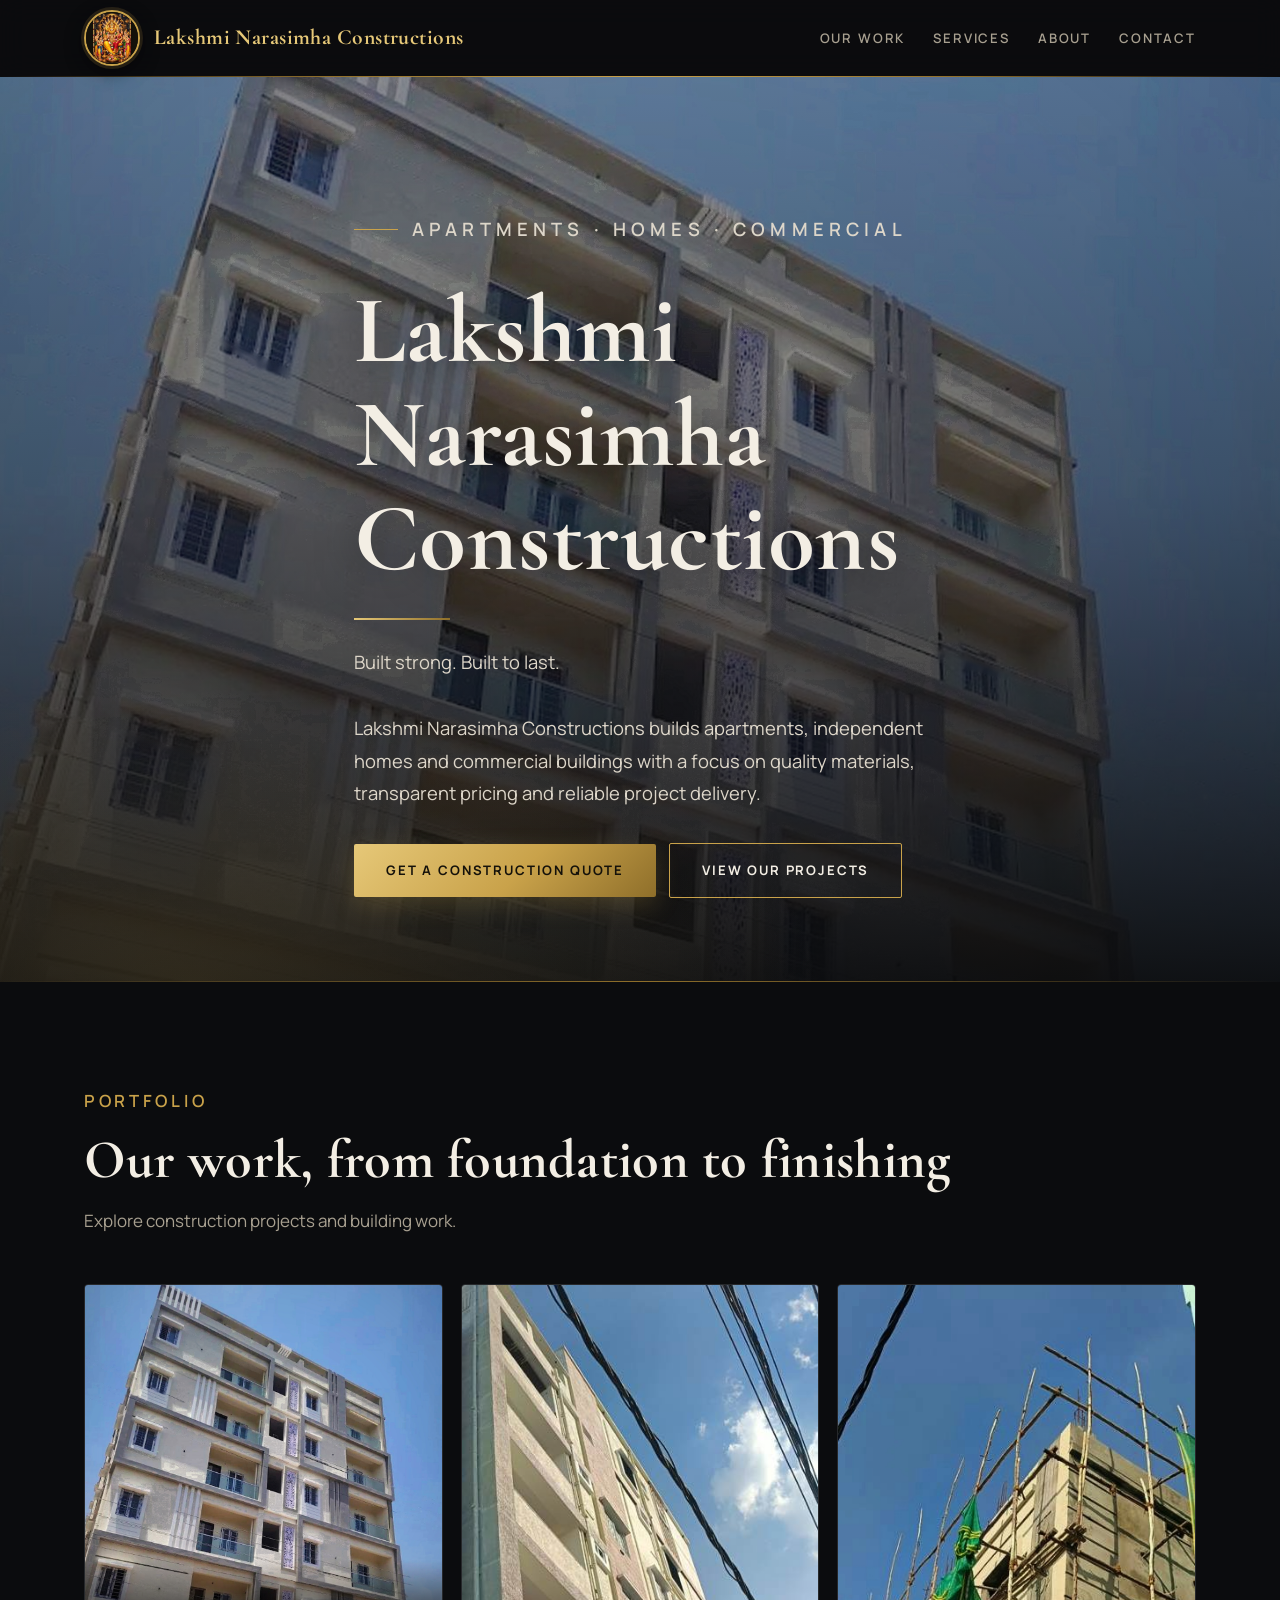
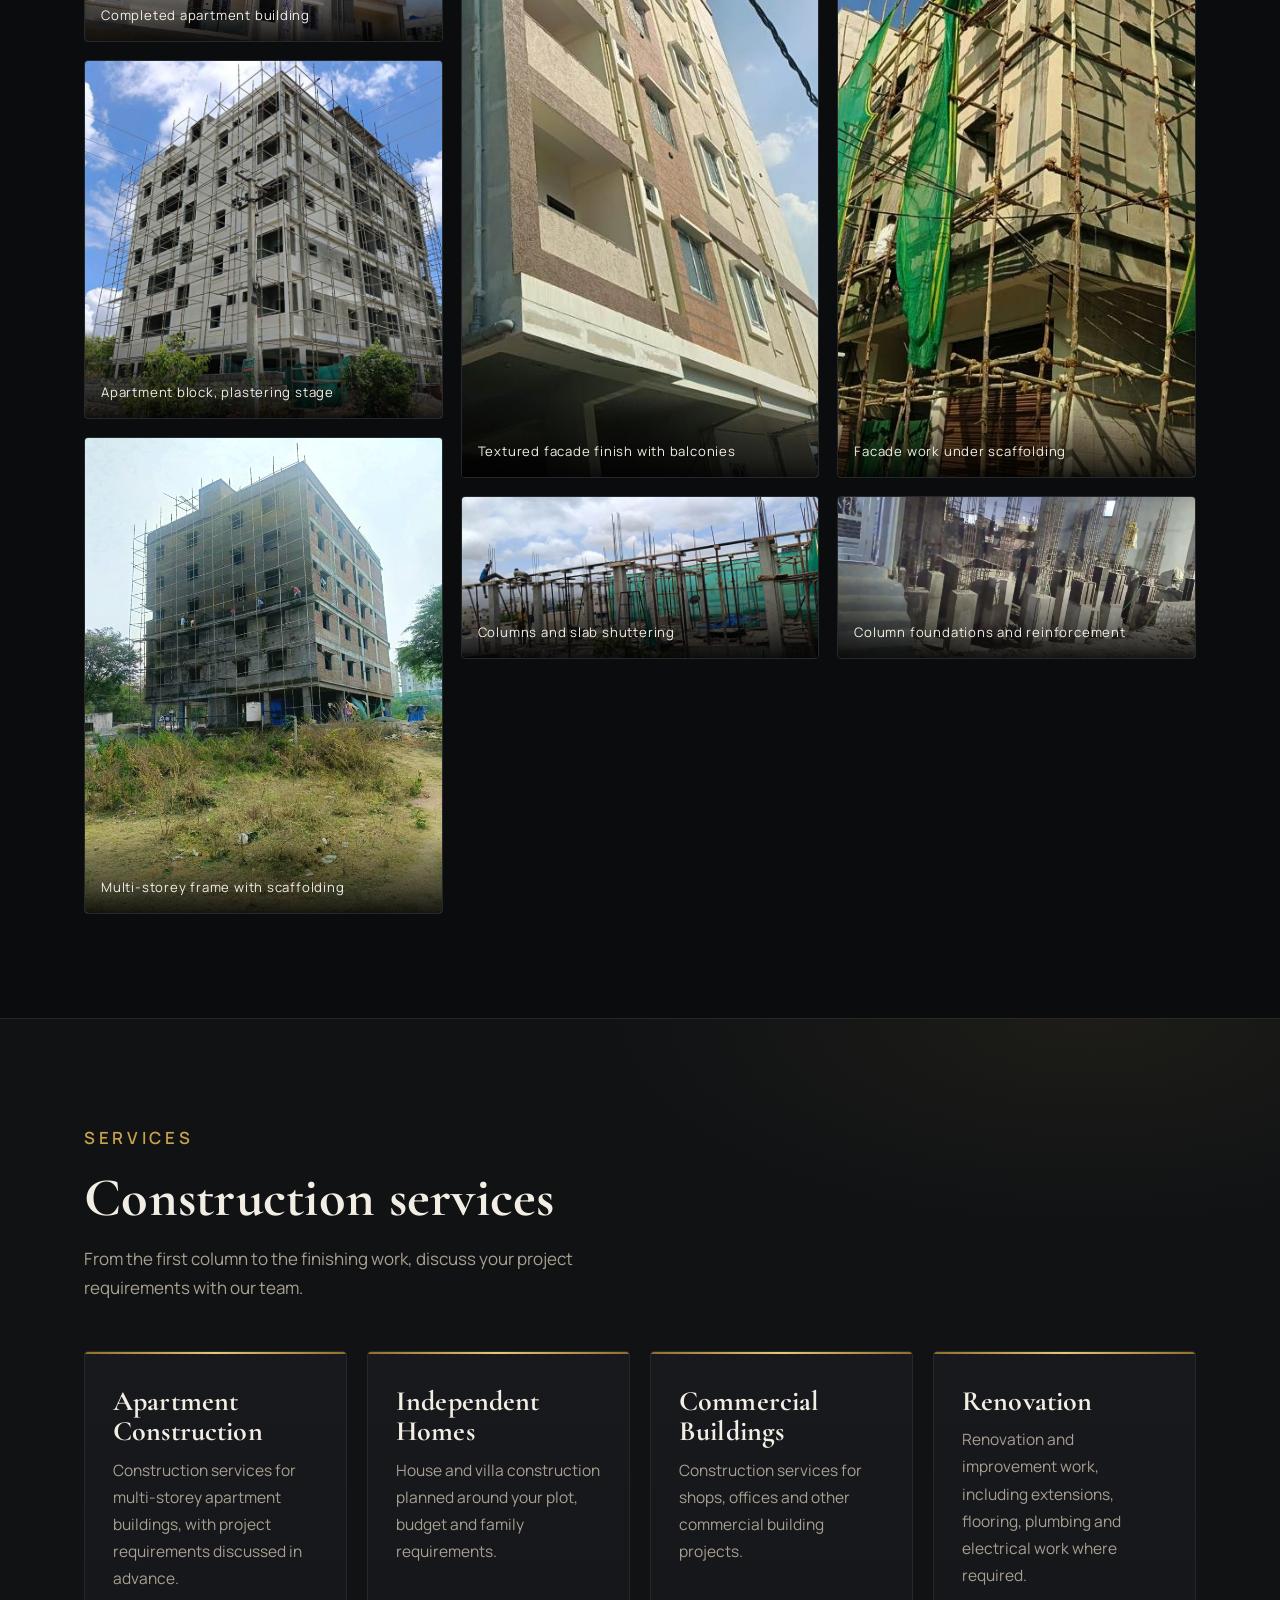
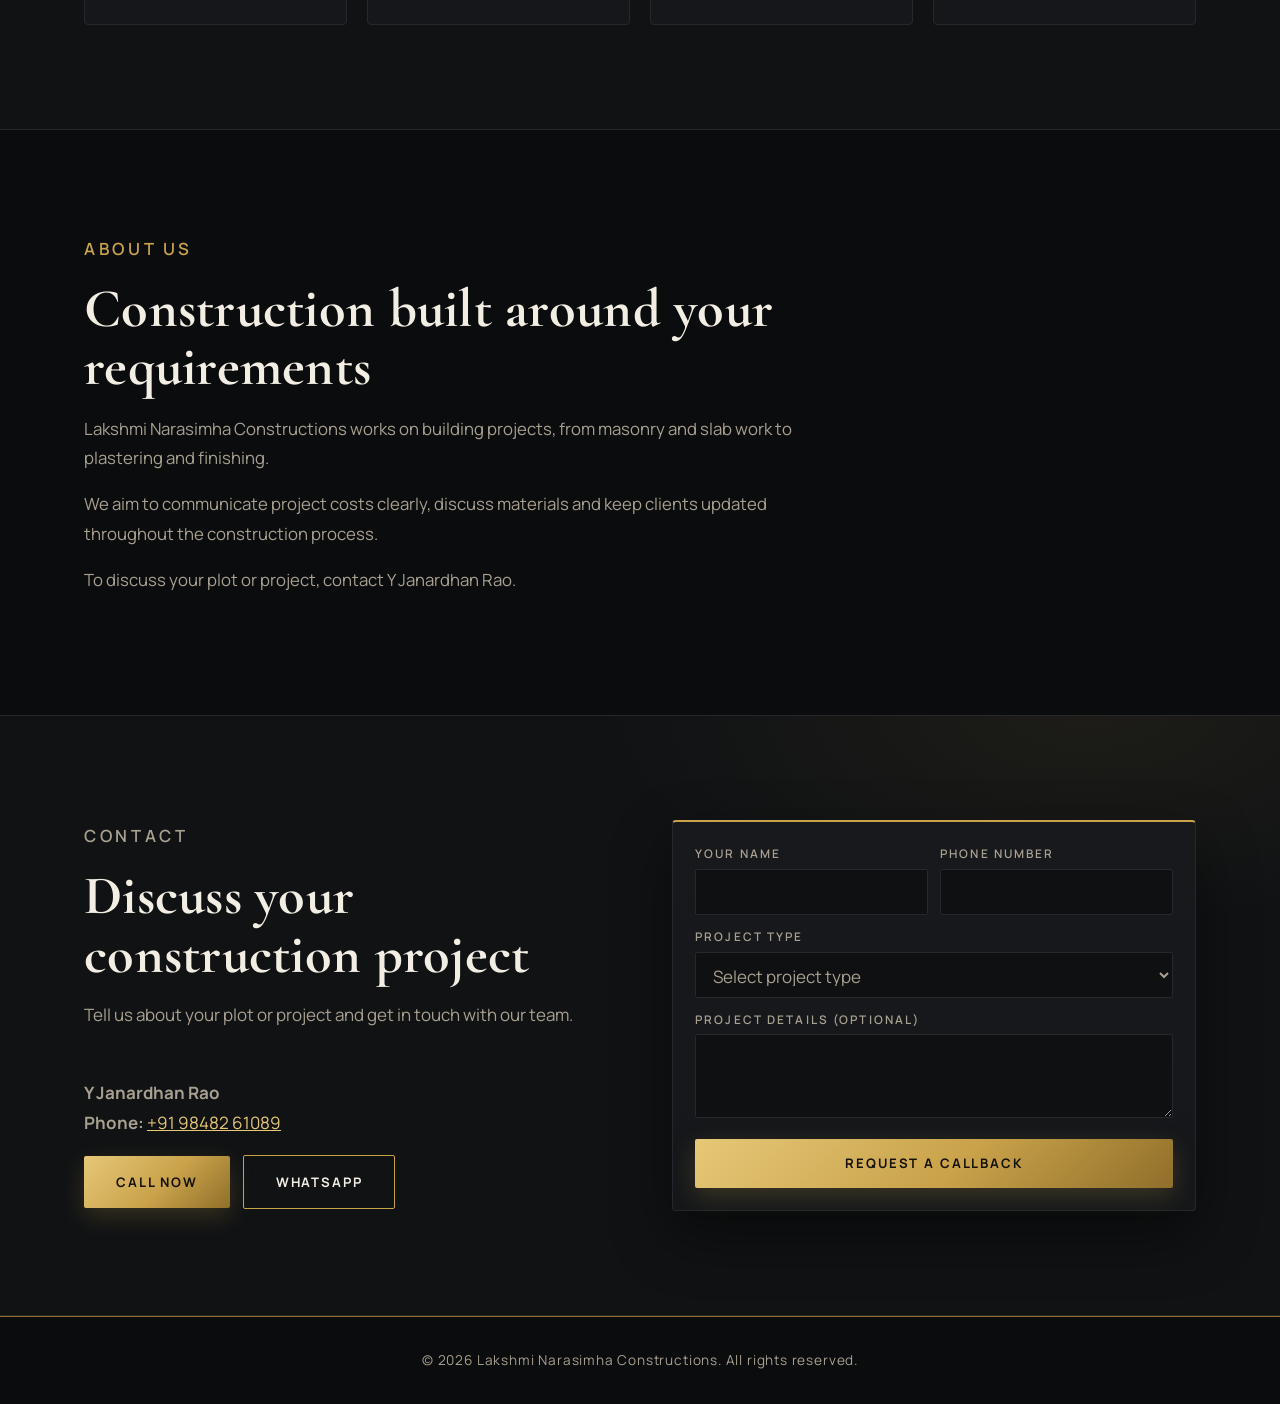
<file: index.html>
<!DOCTYPE html>
<html lang="en">
<head>
  <meta charset="utf-8">
  <meta name="viewport" content="width=device-width, initial-scale=1, viewport-fit=cover">

  <!-- Primary SEO -->
  <title>Lakshmi Narasimha Constructions | Apartments, Homes & Commercial Buildings</title>

  <meta name="description" content="Lakshmi Narasimha Constructions builds apartments, independent homes and commercial buildings, with renovation services. Contact Y Janardhan Rao to discuss your construction project.">

  <meta name="robots" content="index, follow">
  <meta name="theme-color" content="#0b0c0e">

  <!-- Canonical URL: update this when you move to your own domain -->
  <link rel="canonical" href="https://lakshminarasimhaconstructions.in/">

  <!-- Open Graph: social sharing previews -->
  <meta property="og:locale" content="en_IN">
  <meta property="og:type" content="website">
  <meta property="og:site_name" content="Lakshmi Narasimha Constructions">
  <meta property="og:title" content="Lakshmi Narasimha Constructions | Construction Services">
  <meta property="og:description" content="Construction of apartments, independent homes and commercial buildings, plus renovation services. Contact us to discuss your project.">
  <meta property="og:url" content="https://lakshminarasimhaconstructions.in/">

  <!-- Optional: useful for some social platforms -->
  <meta name="twitter:card" content="summary">
  <meta name="twitter:title" content="Lakshmi Narasimha Constructions">
  <meta name="twitter:description" content="Construction services for apartments, homes and commercial buildings. Contact us about your project.">

  <!-- Website behavior and styling -->
  <script>
    document.documentElement.className = 'js';
  </script>

  <link rel="preconnect" href="https://fonts.googleapis.com">
  <link rel="preconnect" href="https://fonts.gstatic.com" crossorigin>

  <link
    rel="stylesheet"
    href="https://fonts.googleapis.com/css2?family=Cormorant+Garamond:wght@600;700&family=Manrope:wght@400;600;700&display=swap"
  >

  <link rel="stylesheet" href="style.css">

  <!-- Favicons -->
  <link rel="icon" type="image/x-icon" href="images/favicon.ico">
  <link rel="icon" type="image/png" sizes="32x32" href="images/favicon-32x32.png">
  <link rel="icon" type="image/png" sizes="16x16" href="images/favicon-16x16.png">
  <link rel="apple-touch-icon" sizes="180x180" href="images/apple-touch-icon.png">

  <!-- Structured data: business information -->
  <script type="application/ld+json">
  {  <!-- Structured data: business information -->
  <script type="application/ld+json">
  {
    "@context": "https://schema.org",
    "@type": "GeneralContractor",
    "@id": "https://lakshminarasimhaconstructions.in/#business",
    "name": "Lakshmi Narasimha Constructions",
    "url": "https://lakshminarasimhaconstructions.in/",
    "telephone": "+91-98482-61089",
    "description": "Lakshmi Narasimha Constructions provides construction services for apartments, independent homes and commercial buildings, along with renovation services.",
    "image": "https://lakshminarasimhaconstructions.in/images/logo.jpg",
    "areaServed": { "@type": "City", "name": "Hyderabad" },
    "address": {
      "@type": "PostalAddress",
      "streetAddress": "Safdarnagar, Borabanda",
      "addressLocality": "Hyderabad",
      "addressRegion": "Telangana",
      "postalCode": "500018",
      "addressCountry": "IN"
    },
    "contactPoint": {
      "@type": "ContactPoint",
      "telephone": "+91-98482-61089",
      "contactType": "customer enquiries",
      "availableLanguage": "English"
    }
  }
 
  </script>
</head>

<body>
<header>
  <div class="wrap">
    <nav aria-label="Main navigation">
      <a class="brand" href="#top" aria-label="Lakshmi Narasimha Constructions home">
        <img
          class="lg round"
          src="images/logo.jpg"
          alt="Lakshmi Narasimha Constructions logo"
          width="60"
          height="60"
        >
        <span>Lakshmi Narasimha Constructions</span>
      </a>

      <ul>
        <li><a href="#work">Our work</a></li>
        <li><a href="#services">Services</a></li>
        <li><a href="#about">About</a></li>
        <li><a href="#contact">Contact</a></li>
      </ul>
    </nav>
  </div>
</header>

<main id="top">
  <!-- Hero -->
  <section class="hero" aria-labelledby="main-heading">
    <div class="wrap">
      <p class="eyebrow">Apartments &middot; Homes &middot; Commercial</p>

      <h1 id="main-heading">Lakshmi Narasimha Constructions</h1>

      <p class="lead">Built strong. Built to last.</p>

      <p>
        Lakshmi Narasimha Constructions builds apartments, independent homes
        and commercial buildings with a focus on quality materials, transparent
        pricing and reliable project delivery.
      </p>

      <a class="btn" href="#contact">Get a construction quote</a>
      <a class="btn alt" href="#work">View our projects</a>
    </div>
  </section>

  <!-- Portfolio -->
  <section id="work" aria-labelledby="work-heading">
    <div class="wrap">
      <p class="kicker">Portfolio</p>
      <h2 id="work-heading">Our work, from foundation to finishing</h2>

      <p class="lead">
        Explore construction projects and building work.
      </p>

      <div class="gal reveal">
        <figure>
          <img
            loading="lazy"
            decoding="async"
            src="images/photo-1.jpg"
            alt="Completed apartment building construction project"
          >
          <figcaption>Completed apartment building</figcaption>
        </figure>

        <figure>
          <img
            loading="lazy"
            decoding="async"
            src="images/photo-2.jpg"
            alt="Apartment building during plastering work"
          >
          <figcaption>Apartment block, plastering stage</figcaption>
        </figure>

        <figure>
          <img
            loading="lazy"
            decoding="async"
            src="images/photo-3.jpg"
            alt="Multi-storey building frame with scaffolding"
          >
          <figcaption>Multi-storey frame with scaffolding</figcaption>
        </figure>

        <figure>
          <img
            loading="lazy"
            decoding="async"
            src="images/photo-4.jpg"
            alt="Building facade finish with balconies"
          >
          <figcaption>Textured facade finish with balconies</figcaption>
        </figure>

        <figure>
          <img
            loading="lazy"
            decoding="async"
            src="images/photo-5.jpg"
            alt="Building columns and concrete slab shuttering"
          >
          <figcaption>Columns and slab shuttering</figcaption>
        </figure>

        <figure>
          <img
            loading="lazy"
            decoding="async"
            src="images/photo-6.jpg"
            alt="Building facade work under scaffolding"
          >
          <figcaption>Facade work under scaffolding</figcaption>
        </figure>

        <figure>
          <img
            loading="lazy"
            decoding="async"
            src="images/photo-7.jpg"
            alt="Building column reinforcement work at night"
          >
          <figcaption>Column foundations and reinforcement</figcaption>
        </figure>
      </div>
    </div>
  </section>

  <!-- Services -->
  <section id="services" class="band" aria-labelledby="services-heading">
    <div class="wrap">
      <p class="kicker">Services</p>
      <h2 id="services-heading">Construction services</h2>

      <p class="lead">
        From the first column to the finishing work, discuss your project
        requirements with our team.
      </p>

      <div class="grid reveal">
        <div class="card">
          <h3>Apartment Construction</h3>
          <p>
            Construction services for multi-storey apartment buildings,
            with project requirements discussed in advance.
          </p>
        </div>

        <div class="card">
          <h3>Independent Homes</h3>
          <p>
            House and villa construction planned around your plot,
            budget and family requirements.
          </p>
        </div>

        <div class="card">
          <h3>Commercial Buildings</h3>
          <p>
            Construction services for shops, offices and other
            commercial building projects.
          </p>
        </div>

        <div class="card">
          <h3>Renovation</h3>
          <p>
            Renovation and improvement work, including extensions,
            flooring, plumbing and electrical work where required.
          </p>
        </div>
      </div>
    </div>
  </section>

  <!-- About -->
  <section id="about" aria-labelledby="about-heading">
    <div class="wrap">
      <div class="about-text">
        <p class="kicker">About us</p>

        <h2 id="about-heading">
          Construction built around your requirements
        </h2>

        <p>
          Lakshmi Narasimha Constructions works on building projects,
          from masonry and slab work to plastering and finishing.
        </p>

        <p>
          We aim to communicate project costs clearly, discuss materials
          and keep clients updated throughout the construction process.
        </p>

        <p>
          To discuss your plot or project, contact Y Janardhan Rao.
        </p>
      </div>
    </div>
  </section>

  <!-- Contact -->
  <section id="contact" class="band" aria-labelledby="contact-heading">
    <div class="wrap two">
      <div>
        <p class="kicker">Contact</p>
        <h2 id="contact-heading">Discuss your construction project</h2>

        <p class="lead">
          Tell us about your plot or project and get in touch with our team.
        </p>

        <p>
          <strong>Y Janardhan Rao</strong><br>
          <strong>Phone:</strong>
          <a href="tel:+919848261089">+91 98482 61089</a>
        </p>

        <a class="btn" href="tel:+919848261089">Call now</a>

        <a
          class="btn alt"
          href="https://wa.me/919848261089?text=Hello%2C%20I%20am%20interested%20in%20a%20construction%20project"
          target="_blank"
          rel="noopener noreferrer"
        >WhatsApp</a>
      </div>

      <form id="f">
        <div class="row">
          <div>
            <label for="n">Your name</label>
            <input
              id="n"
              name="name"
              type="text"
              required
              autocomplete="name"
            >
          </div>

          <div>
            <label for="p">Phone number</label>
            <input
              id="p"
              name="phone"
              type="tel"
              required
              autocomplete="tel"
            >
          </div>
        </div>

        <div>
          <label for="t">Project type</label>
          <select id="t" name="projectType" required>
            <option value="" selected disabled hidden>Select project type</option>
            <option>Apartment</option>
            <option>Independent home</option>
            <option>Duplex</option>
            <option>Commercial</option>
            <option>Shed work</option>
            <option>Renovation</option>
          </select>
        </div>

        <div>
          <label for="m">Project details (optional)</label>
          <textarea id="m" name="details" rows="2"></textarea>
        </div>

        <button class="btn" type="submit">Request a callback</button>
        <div id="msg" role="status" aria-live="polite"></div>
      </form>
    </div>
  </section>
</main>

<footer>
  <div class="wrap">
    &copy; <span id="yr">2026</span>
    Lakshmi Narasimha Constructions. All rights reserved.
  </div>
</footer>

<dialog id="d" aria-label="Enlarged project photograph">
  <img id="di" alt="">
</dialog>

<script src="script.js"></script>
</body>
</html>
</file>
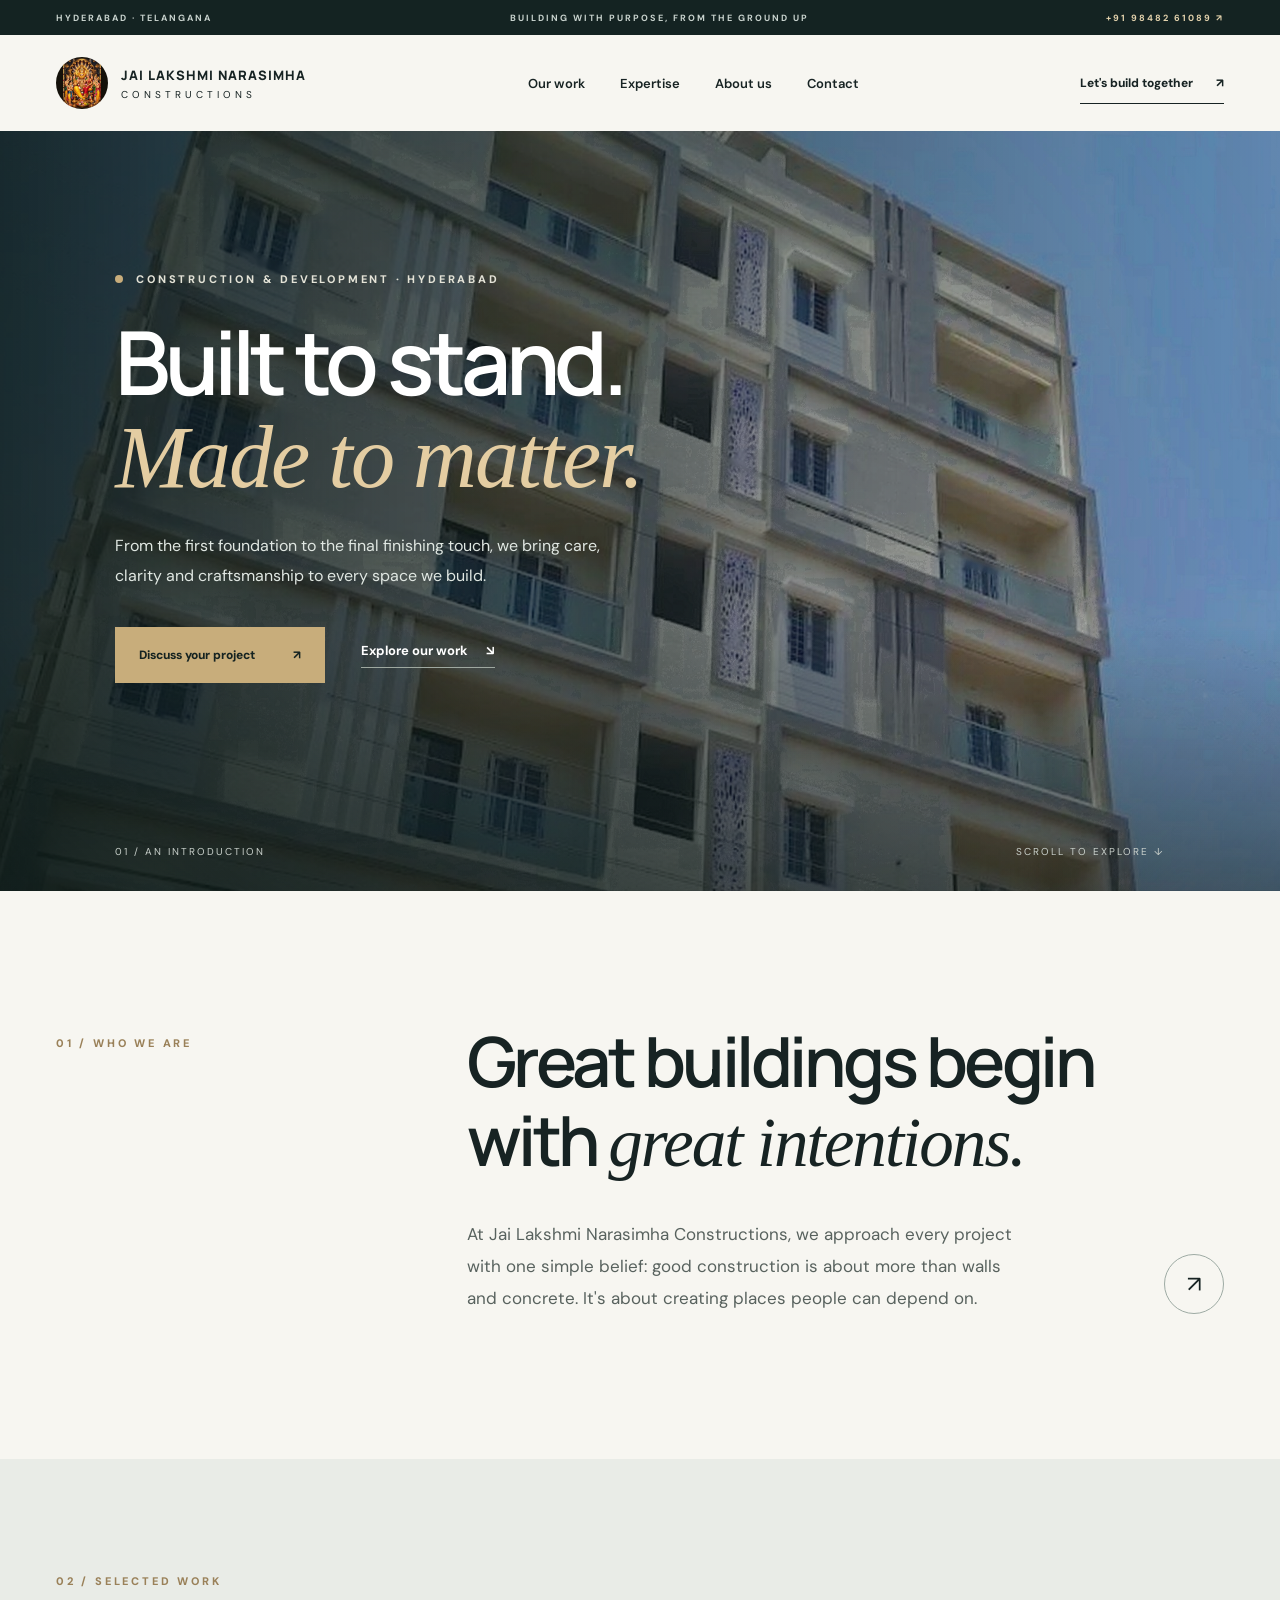
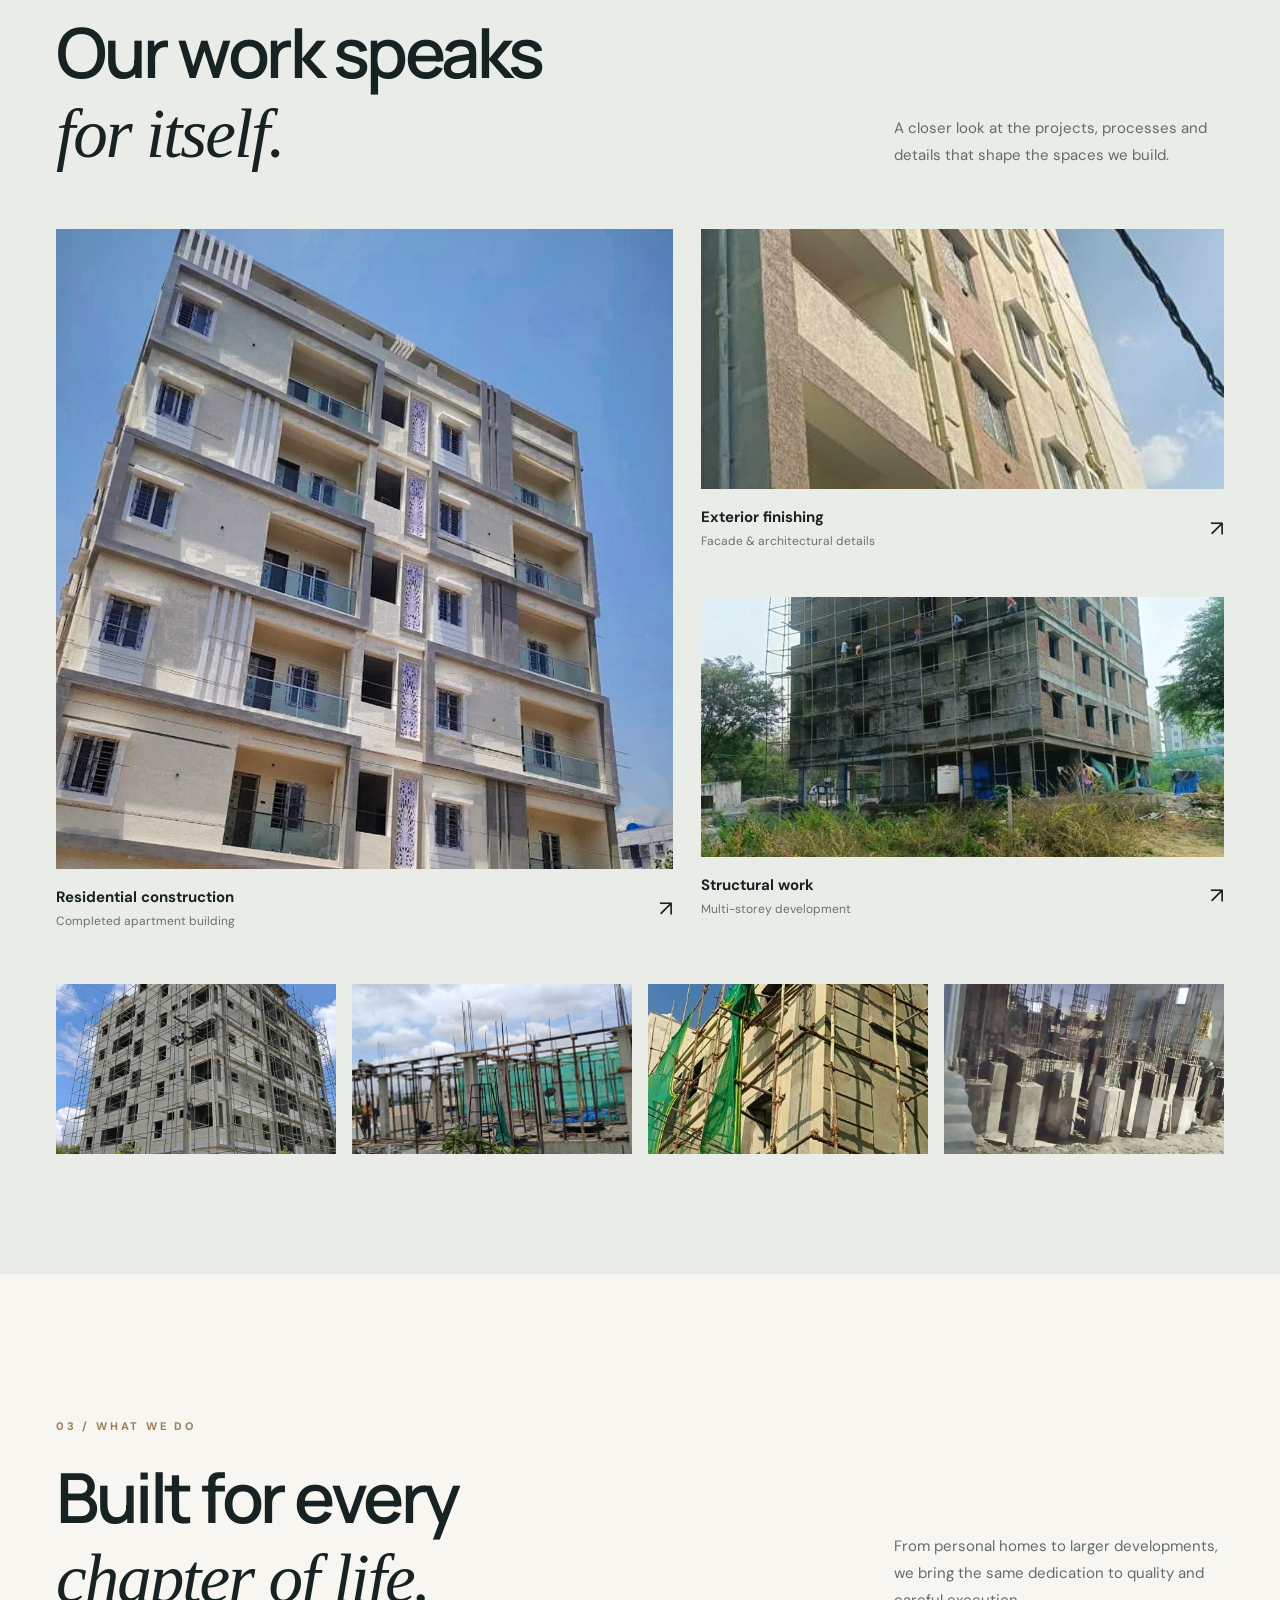
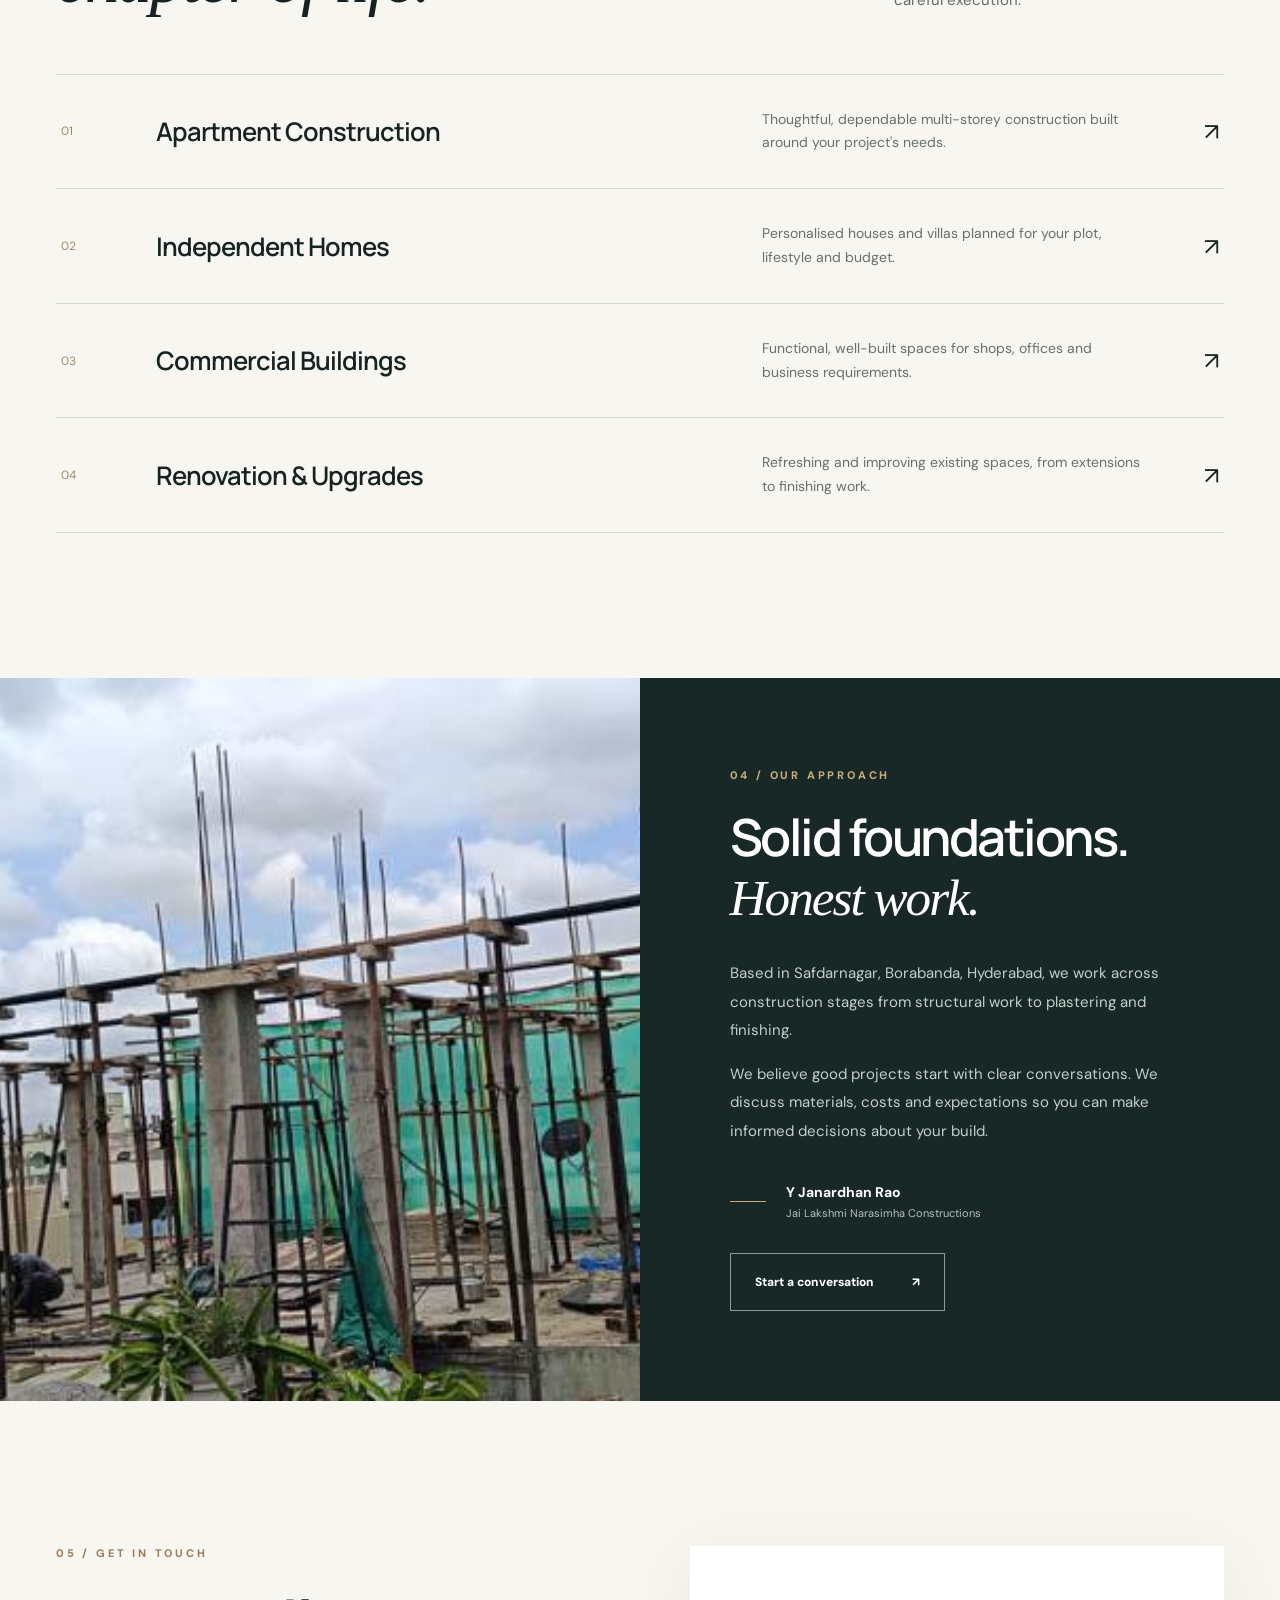
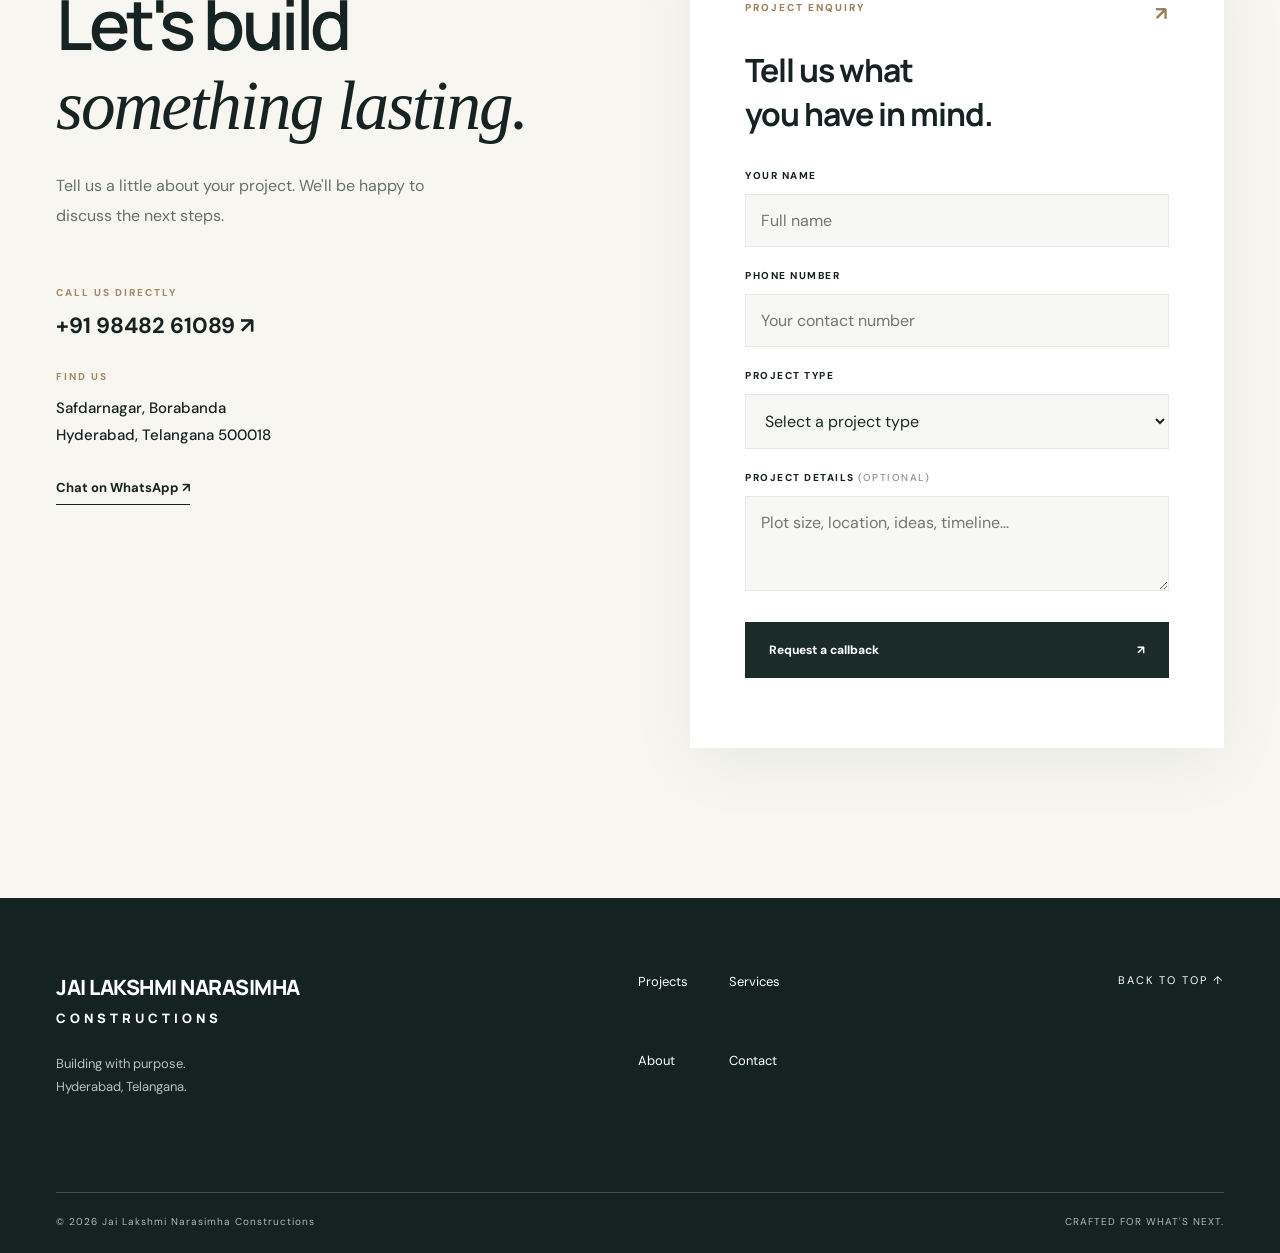
<file: public/index.html>
<!doctype html>
<html lang="en"><head><meta charset="utf-8"><meta name="viewport" content="width=device-width,initial-scale=1"><meta name="theme-color" content="#172323"><meta name="description" content="Jai Lakshmi Narasimha Constructions — thoughtfully built homes, apartments and commercial spaces in Hyderabad. Speak with our team about your next project."><title>Jai Lakshmi Narasimha Constructions | Built with purpose.</title><link rel="icon" href="images/favicon.ico"><link rel="preconnect" href="https://fonts.googleapis.com"><link rel="preconnect" href="https://fonts.gstatic.com" crossorigin><link href="https://fonts.googleapis.com/css2?family=DM+Sans:wght@400;500;600;700&family=Manrope:wght@400;500;600;700;800&display=swap" rel="stylesheet"><link rel="stylesheet" href="style.css"><script defer src="script.js"></script><script type="application/ld+json">{"@context":"https://schema.org","@type":"GeneralContractor","name":"Jai Lakshmi Narasimha Constructions","url":"https://lakshminarasimhaconstructions.in/","telephone":"+91-98482-61089","address":{"@type":"PostalAddress","streetAddress":"Safdarnagar, Borabanda","addressLocality":"Hyderabad","addressRegion":"Telangana","postalCode":"500018","addressCountry":"IN"}}</script></head>
<body><div class="topline"><span>HYDERABAD · TELANGANA</span><span>BUILDING WITH PURPOSE, FROM THE GROUND UP</span><a href="tel:+919848261089">+91 98482 61089 ↗</a></div>
<header class="header" id="top"><a class="brand" href="#top"><span class="brand-mark"><img src="images/logo.jpg" alt="Jai Lakshmi Narasimha Constructions logo"></span><span class="brand-type"><strong>JAI LAKSHMI NARASIMHA</strong><small>CONSTRUCTIONS</small></span></a><nav class="nav" id="nav" aria-label="Main navigation"><a href="#work">Our work</a><a href="#services">Expertise</a><a href="#about">About us</a><a href="#contact">Contact</a></nav><a class="header-cta" href="#contact">Let's build together <span>↗</span></a><button class="menu" id="menu" aria-label="Toggle menu" aria-expanded="false">☰</button></header>
<main><section class="hero" aria-label="Introduction"><div class="hero-image"></div><div class="hero-shade"></div><div class="hero-content"><div class="eyebrow light"><span class="dot"></span> CONSTRUCTION & DEVELOPMENT · HYDERABAD</div><h1>Built to stand.<br><em>Made to matter.</em></h1><p>From the first foundation to the final finishing touch, we bring care, clarity and craftsmanship to every space we build.</p><div class="hero-actions"><a class="btn btn-gold" href="#contact">Discuss your project <span>↗</span></a><a class="text-link" href="#work">Explore our work <span>↘</span></a></div></div><div class="hero-foot"><span>01 / AN INTRODUCTION</span><span>SCROLL TO EXPLORE ↓</span></div></section>
<section class="intro wrap reveal"><div class="section-kicker">01 / WHO WE ARE</div><div><h2>Great buildings begin<br>with <span class="serif">great intentions.</span></h2><div class="intro-bottom"><p>At Jai Lakshmi Narasimha Constructions, we approach every project with one simple belief: good construction is about more than walls and concrete. It's about creating places people can depend on.</p><a class="round-arrow" href="#about" aria-label="Learn about us">↗</a></div></div></section>
<section class="work-section" id="work"><div class="wrap"><div class="section-head reveal"><div><div class="section-kicker">02 / SELECTED WORK</div><h2>Our work speaks<br><span class="serif">for itself.</span></h2></div><p>A closer look at the projects, processes and details that shape the spaces we build.</p></div><div class="project-grid"><a href="images/photo-1.jpg" class="project project-tall" data-lightbox><div class="project-image"><img src="images/photo-1.jpg" alt="Completed apartment construction project" loading="lazy"></div><div class="project-meta"><span><strong>Residential construction</strong><small>Completed apartment building</small></span><b>↗</b></div></a><a href="images/photo-4.jpg" class="project" data-lightbox><div class="project-image"><img src="images/photo-4.jpg" alt="Finished building facade and balconies" loading="lazy"></div><div class="project-meta"><span><strong>Exterior finishing</strong><small>Facade & architectural details</small></span><b>↗</b></div></a><a href="images/photo-3.jpg" class="project" data-lightbox><div class="project-image"><img src="images/photo-3.jpg" alt="Multi-storey building construction in progress" loading="lazy"></div><div class="project-meta"><span><strong>Structural work</strong><small>Multi-storey development</small></span><b>↗</b></div></a></div><div class="gallery-strip"><a href="images/photo-2.jpg" data-lightbox><img src="images/photo-2.jpg" alt="Apartment plastering stage" loading="lazy"></a><a href="images/photo-5.jpg" data-lightbox><img src="images/photo-5.jpg" alt="Columns and slab shuttering" loading="lazy"></a><a href="images/photo-6.jpg" data-lightbox><img src="images/photo-6.jpg" alt="Scaffolding and facade construction" loading="lazy"></a><a href="images/photo-7.jpg" data-lightbox><img src="images/photo-7.jpg" alt="Foundation reinforcement work" loading="lazy"></a></div></div></section>
<section class="services wrap" id="services"><div class="section-head reveal"><div><div class="section-kicker">03 / WHAT WE DO</div><h2>Built for every<br><span class="serif">chapter of life.</span></h2></div><p>From personal homes to larger developments, we bring the same dedication to quality and careful execution.</p></div><div class="service-list"><div class="service-row"><span class="service-num">01</span><h3>Apartment Construction</h3><p>Thoughtful, dependable multi-storey construction built around your project's needs.</p><span class="service-icon">↗</span></div><div class="service-row"><span class="service-num">02</span><h3>Independent Homes</h3><p>Personalised houses and villas planned for your plot, lifestyle and budget.</p><span class="service-icon">↗</span></div><div class="service-row"><span class="service-num">03</span><h3>Commercial Buildings</h3><p>Functional, well-built spaces for shops, offices and business requirements.</p><span class="service-icon">↗</span></div><div class="service-row"><span class="service-num">04</span><h3>Renovation & Upgrades</h3><p>Refreshing and improving existing spaces, from extensions to finishing work.</p><span class="service-icon">↗</span></div></div></section>
<section class="feature" id="about"><div class="feature-photo"><img src="images/photo-5.jpg" alt="Careful construction work on a building site" loading="lazy"></div><div class="feature-copy"><div class="section-kicker gold">04 / OUR APPROACH</div><h2>Solid foundations.<br><span class="serif">Honest work.</span></h2><p>Based in Safdarnagar, Borabanda, Hyderabad, we work across construction stages from structural work to plastering and finishing.</p><p>We believe good projects start with clear conversations. We discuss materials, costs and expectations so you can make informed decisions about your build.</p><div class="feature-person"><span class="person-line"></span><div><strong>Y Janardhan Rao</strong><small>Jai Lakshmi Narasimha Constructions</small></div></div><a class="btn btn-outline" href="#contact">Start a conversation <span>↗</span></a></div></section>
<section class="contact wrap" id="contact"><div class="contact-heading reveal"><div class="section-kicker">05 / GET IN TOUCH</div><h2>Let's build<br><span class="serif">something lasting.</span></h2><p>Tell us a little about your project. We'll be happy to discuss the next steps.</p><div class="contact-details"><div><span>CALL US DIRECTLY</span><a href="tel:+919848261089">+91 98482 61089 ↗</a></div><div><span>FIND US</span><strong>Safdarnagar, Borabanda<br>Hyderabad, Telangana 500018</strong></div><a class="whatsapp" href="https://wa.me/919848261089" target="_blank" rel="noopener noreferrer">Chat on WhatsApp ↗</a></div></div><div class="form-card"><span class="form-top">PROJECT ENQUIRY <span>↗</span></span><h3>Tell us what<br>you have in mind.</h3><form id="f"><div class="field"><label for="n">YOUR NAME</label><input id="n" name="name" placeholder="Full name" required autocomplete="name"></div><div class="field"><label for="p">PHONE NUMBER</label><input id="p" name="phone" type="tel" placeholder="Your contact number" required autocomplete="tel" pattern="[0-9+() -]{8,18}"></div><div class="field"><label for="t">PROJECT TYPE</label><select id="t" name="type" required><option value="" disabled selected>Select a project type</option><option>Apartment</option><option>Independent home</option><option>Duplex</option><option>Commercial</option><option>Shed work</option><option>Renovation</option></select></div><div class="field"><label for="m">PROJECT DETAILS <span>(OPTIONAL)</span></label><textarea id="m" name="details" rows="3" placeholder="Plot size, location, ideas, timeline..."></textarea></div><button class="btn btn-dark" type="submit">Request a callback <span>↗</span></button><p id="msg" role="status" aria-live="polite"></p></form></div></section></main>
<footer><div class="wrap footer-main"><div><a class="footer-brand" href="#top">JAI LAKSHMI NARASIMHA<br><span>CONSTRUCTIONS</span></a><p>Building with purpose.<br>Hyderabad, Telangana.</p></div><div class="footer-links"><a href="#work">Projects</a><a href="#services">Services</a><a href="#about">About</a><a href="#contact">Contact</a></div><a href="#top" class="back-top">BACK TO TOP ↑</a></div><div class="wrap footer-bottom"><span>© <span id="yr">2026</span> Jai Lakshmi Narasimha Constructions</span><span>CRAFTED FOR WHAT'S NEXT.</span></div></footer>
<dialog id="lightbox" aria-label="Project photograph"><button id="closeLightbox" aria-label="Close photo">✕</button><img id="lightboxImg" alt="Expanded construction project photograph"></dialog></body></html>
</file>
<file: style.css>
/* Lakshmi Narasimha Constructions — premium dark and gold theme */
:root {
  --bg:#0b0c0e;
  --bg-2:#101214;
  --ink:#f3eee4;
  --mute:#a8a090;
  --gold:#c9a24a;
  --gold-hi:#e6c878;
  --gold-lo:#8f6f2a;
  --card:#15171a;
  --line:#26282b;
  --serif:"Cormorant Garamond",Georgia,serif;
  --ease:cubic-bezier(.2,.7,.2,1);
  color-scheme:dark
}
html {
  scroll-behavior:smooth;
  scroll-padding-top:90px;
  -webkit-text-size-adjust:100%
}
* {
  box-sizing:border-box
}
body {
  margin:0;
  background:var(--bg);
  color:var(--ink);
  font:17px/1.75 Manrope,"Segoe UI",Arial,sans-serif;
  -webkit-font-smoothing:antialiased;
  text-rendering:optimizeLegibility;
  padding-bottom:env(safe-area-inset-bottom,0px)
}
h1,h2,h3 {
  font-family:var(--serif);
  line-height:1.08;
  margin:0;
  font-weight:700;
  letter-spacing:.005em
}
a {
  color:inherit
}
::selection {
  background:var(--gold);
  color:#14110a
}
:focus-visible {
  outline:2px solid var(--gold-hi);
  outline-offset:3px
}
.wrap {
  max-width:1160px;
  margin:0 auto;
  padding:0 24px
}

/* Header */
header {
  position:sticky;
  top:0;
  z-index:5;
  padding-top:env(safe-area-inset-top,0px);
  background:rgba(11,12,14,.82);
  -webkit-backdrop-filter:blur(14px) saturate(140%);
  backdrop-filter:blur(14px) saturate(140%);
  border-bottom:1px solid transparent;
  border-image:linear-gradient(90deg,transparent,var(--gold-lo),var(--gold),var(--gold-lo),transparent) 1
}
nav {
  display:flex;
  justify-content:space-between;
  align-items:center;
  gap:12px;
  flex-wrap:wrap;
  padding:10px 0
}
.brand {
  display:flex;
  align-items:center;
  gap:14px;
  text-decoration:none;
  color:var(--gold-hi);
  font-family:var(--serif);
  font-weight:700;
  font-size:1.35rem;
  letter-spacing:.02em
}
.lg {
  height:46px;
  width:auto;
  display:block
}
.lg.round {
  width:56px;
  height:56px;
  border-radius:50%;
  border:2px solid var(--gold);
  box-shadow:0 0 0 3px rgba(201,162,74,.15),0 6px 18px rgba(0,0,0,.5);
  object-fit:cover
}
nav ul {
  display:flex;
  gap:28px;
  list-style:none;
  margin:0;
  padding:0;
  font-size:.82rem;
  letter-spacing:.14em;
  text-transform:uppercase;
  font-weight:600
}
nav ul a {
  position:relative;
  text-decoration:none;
  color:var(--mute);
  padding:6px 0;
  transition:color .25s var(--ease)
}
nav ul a::after {
  content:"";
  position:absolute;
  left:0;
  right:0;
  bottom:0;
  height:1px;
  background:var(--gold);
  transform:scaleX(0);
  transform-origin:left;
  transition:transform .35s var(--ease)
}
nav ul a:hover {
  color:var(--gold-hi)
}
nav ul a:hover::after {
  transform:scaleX(1)
}

/* Hero */
.hero {
  position:relative;
  min-height:92vh;
  min-height:92svh;
  display:flex;
  align-items:flex-end;
  background:
    radial-gradient(900px 420px at 15% 100%,rgba(201,162,74,.16),transparent 70%),
    linear-gradient(180deg,rgba(11,12,14,.35) 0%,rgba(11,12,14,.55) 45%,rgba(11,12,14,.97) 100%),
    url("images/hero.jpg") center 25%/cover;
  padding:110px 0 84px
}
.hero::after {
  content:"";
  position:absolute;
  left:0;
  right:0;
  bottom:0;
  height:1px;
  background:linear-gradient(90deg,transparent,var(--gold-lo),transparent)
}
.hero .wrap {
  position:relative
}
.eyebrow {
  display:flex;
  align-items:center;
  gap:14px;
  margin:0 0 22px;
  font-size:.78rem;
  letter-spacing:.28em;
  text-transform:uppercase;
  font-weight:600;
  color:var(--gold-hi)
}
.eyebrow::before {
  content:"";
  width:44px;
  height:1px;
  background:var(--gold)
}
.hero h1 {
  font-size:clamp(2.9rem,9vw,6rem);
  max-width:12ch;
  text-shadow:0 4px 40px rgba(0,0,0,.55)
}
.hero h1::after {
  content:"";
  display:block;
  width:96px;
  height:2px;
  background:linear-gradient(90deg,var(--gold-hi),var(--gold-lo));
  margin-top:28px
}
.hero p {
  max-width:52ch;
  color:#ddd6c9;
  font-size:1.15rem;
  margin:26px 0 34px
}

/* Buttons */
.btn {
  display:inline-block;
  background:linear-gradient(135deg,var(--gold-hi),var(--gold) 55%,var(--gold-lo));
  color:#14110a;
  padding:15px 32px;
  text-decoration:none;
  border:0;
  border-radius:2px;
  cursor:pointer;
  font:inherit;
  font-size:.82rem;
  font-weight:700;
  letter-spacing:.14em;
  text-transform:uppercase;
  box-shadow:0 8px 24px rgba(201,162,74,.22);
  transition:transform .3s var(--ease),box-shadow .3s var(--ease),filter .3s var(--ease)
}
.btn:hover {
  transform:translateY(-2px);
  box-shadow:0 14px 32px rgba(201,162,74,.34);
  filter:brightness(1.06)
}
.btn:active {
  transform:translateY(0)
}
.btn[disabled] {
  opacity:.6;
  cursor:progress;
  transform:none
}
.btn.alt {
  background:transparent;
  color:var(--ink);
  border:1px solid var(--gold);
  box-shadow:none;
  margin-left:10px
}
.btn.alt:hover {
  background:rgba(201,162,74,.12);
  box-shadow:none
}

/* Sections */
section {
  padding:104px 0
}
h2 {
  font-size:clamp(2.1rem,5vw,3.4rem);
  margin-bottom:16px
}
.kicker {
  margin:0 0 16px;
  font-size:1.05rem;
  letter-spacing:.22em;
  text-transform:uppercase;
  font-weight:600;
  color:var(--gold)
}
.lead {
  color:var(--mute);
  max-width:58ch;
  margin:0 0 48px
}

/* Gallery */
.gal {
  columns:3 280px;
  column-gap:18px
}
.gal figure {
  margin:0 0 18px;
  position:relative;
  break-inside:avoid;
  overflow:hidden;
  border:1px solid var(--line);
  border-radius:4px;
  cursor:zoom-in;
  background:var(--card);
  transition:border-color .35s var(--ease),box-shadow .35s var(--ease),transform .35s var(--ease)
}
.gal figure:hover,
.gal figure:focus-visible {
  border-color:var(--gold-lo);
  box-shadow:0 18px 44px rgba(0,0,0,.55);
  transform:translateY(-3px)
}
.gal img {
  width:100%;
  height:auto;
  display:block;
  transition:transform .8s var(--ease)
}
.gal figure:hover img {
  transform:scale(1.045)
}
.gal figcaption {
  position:absolute;
  left:0;
  right:0;
  bottom:0;
  padding:44px 16px 14px;
  font-size:.82rem;
  letter-spacing:.06em;
  background:linear-gradient(0deg,rgba(0,0,0,.88),transparent)
}

/* Services */
.band {
  background:
    radial-gradient(700px 300px at 85% 0%,rgba(201,162,74,.07),transparent 70%),
    var(--bg-2);
  border-top:1px solid var(--line);
  border-bottom:1px solid var(--line)
}
.grid {
  display:grid;
  grid-template-columns:repeat(auto-fit,minmax(240px,1fr));
  gap:20px
}
.card {
  position:relative;
  background:linear-gradient(180deg,#17191c,var(--card));
  border:1px solid var(--line);
  border-radius:4px;
  padding:34px 28px 32px;
  overflow:hidden;
  transition:transform .4s var(--ease),border-color .4s var(--ease),box-shadow .4s var(--ease)
}
.card::before {
  content:"";
  position:absolute;
  left:0;
  top:0;
  right:0;
  height:2px;
  background:linear-gradient(90deg,var(--gold-lo),var(--gold-hi),var(--gold-lo))
}
.card:hover {
  transform:translateY(-5px);
  border-color:var(--gold-lo);
  box-shadow:0 22px 48px rgba(0,0,0,.5)
}
.card h3 {
  font-size:1.75rem;
  margin-bottom:10px
}
.card p {
  margin:0;
  color:var(--mute);
  font-size:.97rem
}

/* About + Contact layout */
.two {
  display:grid;
  grid-template-columns:1fr 1fr;
  gap:64px;
  align-items:center
}
.two p {
  color:var(--mute)
}
.about-text {
  max-width:720px
}
.about-text p:not(.kicker) {
  color:var(--mute);
  font-size:1.05rem
}
.deity {
  width:100%;
  max-width:340px;
  height:auto;
  display:block;
  margin:0 auto;
  border:1px solid var(--gold);
  border-radius:4px;
  padding:8px;
  background:#0b0c0e;
  box-shadow:0 0 0 1px rgba(201,162,74,.25),0 0 80px rgba(201,162,74,.18),0 24px 60px rgba(0,0,0,.6)
}

/* Contact */
#contact p b {
  color:var(--ink)
}
#contact p a {
  color:var(--gold-hi)
}
form {
  display:grid;
  gap:12px;
  background:linear-gradient(180deg,#17191c,var(--card));
  border:1px solid var(--line);
  border-top:2px solid var(--gold);
  border-radius:4px;
  padding:22px;
  box-shadow:0 24px 60px rgba(0,0,0,.45)
}
form .row {
  display:grid;
  grid-template-columns:1fr 1fr;
  gap:12px
}
form .btn {
  padding:13px 24px
}
#msg:empty {
  display:none
}
textarea {
  resize:vertical;
  min-height:64px
}
input,
select {
  height:46px;
  line-height:1.2
}
select {
  cursor:pointer
}
select:invalid {
  color:var(--mute)
}
select option {
  color:var(--ink);
  background:#0e1012
}
label {
  display:block;
  margin-bottom:4px;
  font-size:.74rem;
  letter-spacing:.18em;
  text-transform:uppercase;
  font-weight:600;
  color:var(--mute)
}
input,textarea,select {
  width:100%;
  padding:11px 13px;
  font:inherit;
  color:var(--ink);
  background:#0e1012;
  border:1px solid var(--line);
  border-radius:2px;
  transition:border-color .25s var(--ease),box-shadow .25s var(--ease)
}
input:focus,textarea:focus,select:focus {
  outline:0;
  border-color:var(--gold);
  box-shadow:0 0 0 3px rgba(201,162,74,.2)
}
#msg {
  color:var(--gold-hi);
  font-weight:600;
  min-height:1.5em
}

/* Footer */
footer {
  border-top:1px solid var(--gold-lo);
  padding:32px 0 calc(32px + env(safe-area-inset-bottom,0px));
  color:var(--mute);
  font-size:.85rem;
  letter-spacing:.06em;
  text-align:center
}

/* Photo viewer */
dialog {
  border:0;
  padding:0;
  background:transparent;
  max-width:94vw;
  max-height:94vh;
  overflow:visible
}
dialog::backdrop {
  background:rgba(0,0,0,.92);
  -webkit-backdrop-filter:blur(6px);
  backdrop-filter:blur(6px)
}
dialog img {
  max-width:94vw;
  max-height:92vh;
  display:block;
  border-radius:4px;
  box-shadow:0 30px 80px rgba(0,0,0,.7)
}

/* Scroll reveal (enabled by script.js only when motion is OK) */
.js .reveal {
  opacity:0;
  transform:translateY(26px);
  transition:opacity .9s var(--ease),transform .9s var(--ease)
}
.js .reveal.in {
  opacity:1;
  transform:none
}

@media(max-width:900px) {
  nav ul {
    gap:18px;
    font-size:.74rem
  }
}
@media(max-width:720px) {
  .two {
    grid-template-columns:1fr;
    gap:40px
  }
  .btn.alt {
    margin:12px 0 0
  }
  section {
    padding:70px 0
  }
  .hero {
    padding:90px 0 60px
  }
  form {
    padding:18px 16px
  }
  form .row {
    grid-template-columns:1fr
  }
  .brand {
    font-size:1.15rem
  }
  nav ul {
    width:100%;
    justify-content:space-between;
    gap:8px
  }
}
@media(prefers-reduced-motion:reduce) {
  html {
    scroll-behavior:auto
  }
  *,*::before,*::after {
    transition:none!important;
    animation:none!important
  }
  .js .reveal {
    opacity:1;
    transform:none
  }
}
</file>
<file: public/style.css>
:root{--ink:#172323;--cream:#f7f6f1;--gold:#c8ad7b;--muted:#66706c;--line:#dcded6}*{box-sizing:border-box}html{scroll-behavior:smooth}body{margin:0;background:var(--cream);color:var(--ink);font-family:'DM Sans',sans-serif;-webkit-font-smoothing:antialiased}a{color:inherit;text-decoration:none}button,input,select,textarea{font:inherit}button,a{-webkit-tap-highlight-color:transparent}img{display:block;max-width:100%}.wrap{width:min(1320px,calc(100% - 112px));margin:auto}.topline{height:35px;background:#142322;color:#c9d3ce;display:flex;justify-content:space-between;align-items:center;padding:0 56px;font-size:9px;letter-spacing:2px;font-weight:700}.topline a{color:#e4d3ad}.header{height:96px;display:flex;align-items:center;justify-content:space-between;padding:0 56px;background:var(--cream);position:relative;z-index:5}.brand{display:flex;align-items:center;gap:13px}.brand-mark{width:52px;height:52px;border-radius:50%;overflow:hidden;background:#e9e4d6;display:grid;place-items:center}.brand-mark img{height:100%;width:100%;object-fit:cover}.brand-type strong,.brand-type small{display:block;letter-spacing:1px}.brand-type strong{font-family:Manrope,sans-serif;font-size:13px;font-weight:800}.brand-type small{font-size:10px;letter-spacing:4px;margin-top:4px}.nav{display:flex;gap:35px}.nav a{font-size:13px;font-weight:600;transition:color .2s}.nav a:hover{color:#9b7c46}.header-cta{font-size:12px;font-weight:800;border-bottom:1px solid var(--ink);padding:12px 0}.header-cta span{padding-left:20px}.menu{display:none;border:0;background:none;font-size:24px}.hero{height:min(760px,calc(100svh - 131px));min-height:590px;position:relative;isolation:isolate;background:#22302e;overflow:hidden;color:white}.hero-image{position:absolute;inset:0;background:url('images/hero.jpg') center 48%/cover no-repeat;z-index:-2;animation:zoom 14s ease-out both}.hero-shade{position:absolute;inset:0;background:linear-gradient(90deg,rgba(10,24,22,.87) 0%,rgba(10,24,22,.59) 47%,rgba(10,24,22,.16) 100%),linear-gradient(0deg,rgba(9,20,19,.5),transparent 35%);z-index:-1}.hero-content{padding:clamp(95px,11vw,155px) 9% 0;max-width:1000px}.eyebrow,.section-kicker{font-size:11px;letter-spacing:2.8px;font-weight:800}.eyebrow{display:flex;align-items:center;gap:13px;color:#e4e3d7}.dot{width:8px;height:8px;background:var(--gold);border-radius:50%}h1,h2,h3,p{margin-top:0}h1,h2,h3{font-family:Manrope,sans-serif}h1{font-size:clamp(54px,6.9vw,105px);line-height:1.04;letter-spacing:-5px;margin:30px 0 28px;font-weight:600}h1 em,.serif{font-family:Georgia,serif;font-weight:400;font-style:italic;letter-spacing:-2px}h1 em{color:#e4cda2}.hero-content p{max-width:490px;color:#e0e7e2;font-size:16px;line-height:1.85}.hero-actions{display:flex;align-items:center;gap:36px;margin-top:36px}.btn{display:inline-flex;justify-content:space-between;align-items:center;gap:38px;border:0;cursor:pointer;padding:20px 24px;font-size:12px;font-weight:800;transition:transform .2s,background .2s}.btn:hover{transform:translateY(-3px)}.btn-gold{background:var(--gold);color:#152321}.btn-gold:hover{background:#e1c99d}.text-link{font-size:13px;font-weight:700;border-bottom:1px solid #9ea8a0;padding-bottom:8px}.text-link span{margin-left:15px}.hero-foot{position:absolute;bottom:33px;left:9%;right:9%;display:flex;justify-content:space-between;font-size:10px;letter-spacing:2px;color:#c9d0cb}.intro{display:grid;grid-template-columns:1fr 2.1fr;gap:50px;padding-top:145px;padding-bottom:145px}.section-kicker{color:#9a8159}.intro h2,.section-head h2,.contact h2{font-size:clamp(43px,5.4vw,76px);line-height:1.14;letter-spacing:-3.5px;font-weight:600}.intro h2{margin:-14px 0 35px}.intro-bottom{display:flex;justify-content:space-between;align-items:end;gap:30px}.intro-bottom p{max-width:560px;font-size:17px;line-height:1.9;color:#58625e;margin:0}.round-arrow{width:60px;height:60px;border:1px solid #9eaba4;border-radius:50%;display:grid;place-items:center;flex-shrink:0;font-size:23px;transition:background .2s}.round-arrow:hover{background:#e7e9e0}.work-section{background:#e9ece7;padding:115px 0 120px}.section-head{display:flex;justify-content:space-between;align-items:end;gap:50px;margin-bottom:55px}.section-head h2{margin:25px 0 0}.section-head>p{max-width:330px;color:#626d67;line-height:1.8;font-size:15px;margin-bottom:5px}.project-grid{display:grid;grid-template-columns:1.18fr 1fr;gap:28px}.project-tall{grid-row:span 2}.project{min-width:0}.project-image{height:260px;overflow:hidden;background:#ccd3cd}.project-tall .project-image{height:640px}.project img,.gallery-strip img{width:100%;height:100%;object-fit:cover;transition:transform .6s}.project:hover img,.gallery-strip a:hover img{transform:scale(1.055)}.project-meta{display:flex;justify-content:space-between;align-items:center;padding:18px 0 7px}.project-meta strong,.project-meta small{display:block}.project-meta strong{font-size:15px}.project-meta small{font-size:12px;color:#69736c;margin-top:6px}.project-meta b{font-size:22px;font-weight:400}.gallery-strip{display:grid;grid-template-columns:repeat(4,1fr);gap:16px;margin-top:48px}.gallery-strip a{height:170px;overflow:hidden;background:#cbd0ca}.services{padding-top:145px;padding-bottom:145px}.service-row{display:grid;grid-template-columns:70px 1.5fr 1fr 45px;gap:25px;align-items:center;padding:33px 5px;border-top:1px solid #d4d9d1}.service-row:last-child{border-bottom:1px solid #d4d9d1}.service-num{color:#a18b67;font-size:12px}.service-row h3{font-size:clamp(19px,2vw,27px);letter-spacing:-1px;font-weight:600;margin:0}.service-row p{font-size:14px;line-height:1.7;color:#67716b;margin:0}.service-icon{font-size:24px;text-align:right}.feature{display:grid;grid-template-columns:1fr 1fr;min-height:690px;background:#182826;color:white}.feature-photo{min-height:600px}.feature-photo img{width:100%;height:100%;object-fit:cover}.feature-copy{padding:clamp(60px,7vw,120px);display:flex;flex-direction:column;align-items:start;justify-content:center}.gold{color:#c8ad7b}.feature-copy h2{font-size:clamp(42px,4vw,66px);line-height:1.16;letter-spacing:-2.5px;font-weight:600;margin:25px 0 32px}.feature-copy p{color:#c3cfca;font-size:15px;line-height:1.9;max-width:510px}.feature-person{display:flex;gap:20px;align-items:center;margin:23px 0 33px}.person-line{width:36px;height:1px;background:var(--gold)}.feature-person strong,.feature-person small{display:block}.feature-person strong{font-size:14px}.feature-person small{font-size:11px;color:#b4c2ba;margin-top:5px}.btn-outline{border:1px solid #8d9a90;color:white;background:transparent}.btn-outline:hover{background:#283c38}.contact{display:grid;grid-template-columns:1fr 1fr;gap:100px;padding-top:145px;padding-bottom:150px}.contact h2{margin:25px 0}.contact-heading>p{max-width:400px;color:#66716a;line-height:1.9}.contact-details{margin-top:55px;display:grid;gap:30px}.contact-details>div span{display:block;color:#a28b65;letter-spacing:2px;font-size:10px;font-weight:800;margin-bottom:12px}.contact-details a:not(.whatsapp){font-size:22px;font-weight:700}.contact-details strong{font-size:15px;line-height:1.8;font-weight:500}.whatsapp{display:inline-block;width:max-content;border-bottom:1px solid;padding-bottom:8px;font-size:13px;font-weight:700}.form-card{background:white;padding:55px;box-shadow:0 15px 65px rgba(15,33,29,.06)}.form-top{font-size:10px;font-weight:800;letter-spacing:2px;color:#9a8159;display:flex;justify-content:space-between}.form-top span{font-size:19px}.form-card h3{font-size:32px;letter-spacing:-1px;margin:22px 0 33px}.field{margin-bottom:22px}.field label{display:block;font-size:10px;font-weight:800;letter-spacing:1.5px;margin-bottom:12px}.field label span{font-weight:500;color:#8b948d}.field input,.field select,.field textarea{width:100%;background:#f7f8f5;border:1px solid #e5e9e2;border-radius:0;padding:15px;color:#1b2a26;outline:none;resize:vertical}.field input:focus,.field select:focus,.field textarea:focus{border-color:#b69b6c}.btn-dark{background:#1b2b27;color:white;width:100%;margin-top:4px}.btn-dark:hover{background:#30443d}#msg{font-size:13px;line-height:1.6;margin:15px 0 0;color:#3e5b4d}footer{background:#142321;color:white;padding:75px 0 25px}.footer-main{display:flex;justify-content:space-between;gap:50px}.footer-brand{font-family:Manrope,sans-serif;font-size:21px;font-weight:800;letter-spacing:-.5px}.footer-brand span{font-size:13px;letter-spacing:4px}.footer-main p{font-size:13px;color:#b4c2bb;line-height:1.8;margin-top:23px}.footer-links{display:grid;grid-template-columns:1fr 1fr;gap:20px 40px;font-size:13px}.back-top{font-size:11px;letter-spacing:2px}.footer-bottom{border-top:1px solid #3d5149;margin-top:80px;padding-top:22px;display:flex;justify-content:space-between;color:#aebbb3;font-size:10px;letter-spacing:1px}dialog{border:0;padding:12px;background:#111c1b;max-width:min(1000px,94vw);max-height:94vh}dialog::backdrop{background:rgba(0,0,0,.85)}dialog img{max-height:83vh;max-width:100%;object-fit:contain}#closeLightbox{position:absolute;top:15px;right:15px;border:0;background:white;padding:10px 14px;cursor:pointer}.reveal{opacity:0;transform:translateY(25px);transition:opacity .7s,transform .7s}.reveal.in{opacity:1;transform:none}@keyframes zoom{from{transform:scale(1.07)}to{transform:scale(1)}}@media(max-width:1100px){.wrap{width:calc(100% - 70px)}.header{padding:0 35px}.topline{padding:0 35px}.nav{gap:20px}.contact{gap:50px}.feature-copy{padding:65px}.brand-type strong{font-size:11px}}@media(max-width:760px){.topline{padding:0 20px}.topline span:nth-child(2){display:none}.header{height:78px;padding:0 20px}.brand-mark{width:44px;height:44px}.brand-type strong{font-size:10px}.brand-type small{font-size:9px;letter-spacing:2px}.header-cta{display:none}.menu{display:block}.nav{display:none;position:absolute;top:78px;left:0;right:0;background:#f7f6f1;flex-direction:column;padding:22px;gap:25px;box-shadow:0 20px 25px #0002}.nav.open{display:flex}.hero{min-height:650px;height:calc(100svh - 113px);max-height:820px}.hero-image{background-position:61% center}.hero-shade{background:linear-gradient(90deg,rgba(10,24,22,.9),rgba(10,24,22,.46))}.hero-content{padding:120px 25px 0}.hero h1{letter-spacing:-3px;font-size:clamp(50px,10vw,74px)}.hero-content p{font-size:14px}.hero-actions{gap:20px;flex-wrap:wrap}.hero-foot{left:25px;right:25px}.wrap{width:calc(100% - 42px)}.intro{display:block;padding-top:95px;padding-bottom:100px}.intro h2{margin-top:28px}.intro-bottom p{font-size:15px}.section-head{display:block}.section-head>p{margin-top:23px}.work-section,.services{padding-top:95px;padding-bottom:95px}.project-grid{display:block}.project{display:block;margin-bottom:35px}.project-tall .project-image,.project-image{height:320px}.gallery-strip{grid-template-columns:repeat(2,1fr);gap:12px;margin-top:15px}.gallery-strip a{height:135px}.service-row{grid-template-columns:35px 1fr 25px;gap:15px;padding:28px 0}.service-row p{grid-column:2;grid-row:2}.service-icon{grid-column:3;grid-row:1}.feature{display:block}.feature-photo{height:360px;min-height:0}.feature-copy{padding:75px 25px}.contact{display:block;padding-top:95px;padding-bottom:100px}.contact-details{margin:40px 0 60px}.form-card{padding:30px 25px}.footer-main{display:block}.footer-links{margin-top:50px;width:220px}.back-top{display:block;margin-top:40px}.footer-bottom{display:block;line-height:2}.footer-bottom span{display:block}}@media(prefers-reduced-motion:reduce){html{scroll-behavior:auto}.hero-image{animation:none}.reveal{opacity:1;transform:none;transition:none}.project img,.gallery-strip img{transition:none}}
</file>
